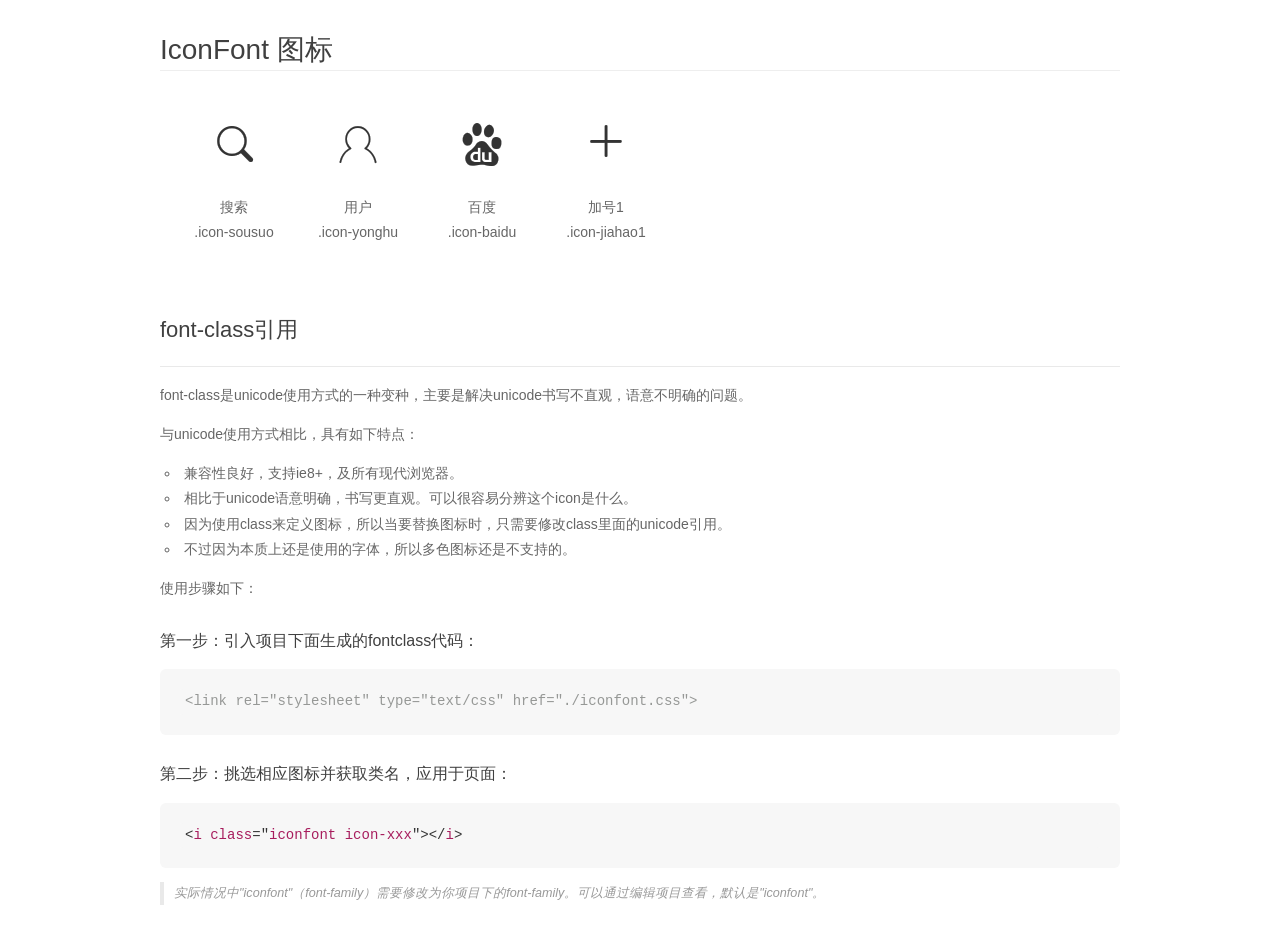
<file: public/css/icon-font/demo_fontclass.html>
<!DOCTYPE html>
<html>
<head>
    <meta charset="utf-8"/>
    <title>IconFont</title>
    <link rel="stylesheet" href="demo.css">
    <link rel="stylesheet" href="iconfont.css">
</head>
<body>
    <div class="main markdown">
        <h1>IconFont 图标</h1>
        <ul class="icon_lists clear">
            
                <li>
                <i class="icon iconfont icon-sousuo"></i>
                    <div class="name">搜索</div>
                    <div class="fontclass">.icon-sousuo</div>
                </li>
            
                <li>
                <i class="icon iconfont icon-yonghu"></i>
                    <div class="name">用户</div>
                    <div class="fontclass">.icon-yonghu</div>
                </li>
            
                <li>
                <i class="icon iconfont icon-baidu"></i>
                    <div class="name">百度</div>
                    <div class="fontclass">.icon-baidu</div>
                </li>
            
                <li>
                <i class="icon iconfont icon-jiahao1"></i>
                    <div class="name">加号1</div>
                    <div class="fontclass">.icon-jiahao1</div>
                </li>
            
        </ul>

        <h2 id="font-class-">font-class引用</h2>
        <hr>

        <p>font-class是unicode使用方式的一种变种，主要是解决unicode书写不直观，语意不明确的问题。</p>
        <p>与unicode使用方式相比，具有如下特点：</p>
        <ul>
        <li>兼容性良好，支持ie8+，及所有现代浏览器。</li>
        <li>相比于unicode语意明确，书写更直观。可以很容易分辨这个icon是什么。</li>
        <li>因为使用class来定义图标，所以当要替换图标时，只需要修改class里面的unicode引用。</li>
        <li>不过因为本质上还是使用的字体，所以多色图标还是不支持的。</li>
        </ul>
        <p>使用步骤如下：</p>
        <h3 id="-fontclass-">第一步：引入项目下面生成的fontclass代码：</h3>


        <pre><code class="lang-js hljs javascript"><span class="hljs-comment">&lt;link rel="stylesheet" type="text/css" href="./iconfont.css"&gt;</span></code></pre>
        <h3 id="-">第二步：挑选相应图标并获取类名，应用于页面：</h3>
        <pre><code class="lang-css hljs">&lt;<span class="hljs-selector-tag">i</span> <span class="hljs-selector-tag">class</span>="<span class="hljs-selector-tag">iconfont</span> <span class="hljs-selector-tag">icon-xxx</span>"&gt;&lt;/<span class="hljs-selector-tag">i</span>&gt;</code></pre>
        <blockquote>
        <p>实际情况中"iconfont"（font-family）需要修改为你项目下的font-family。可以通过编辑项目查看，默认是"iconfont"。</p>
        </blockquote>
    </div>
</body>
</html>
</file>
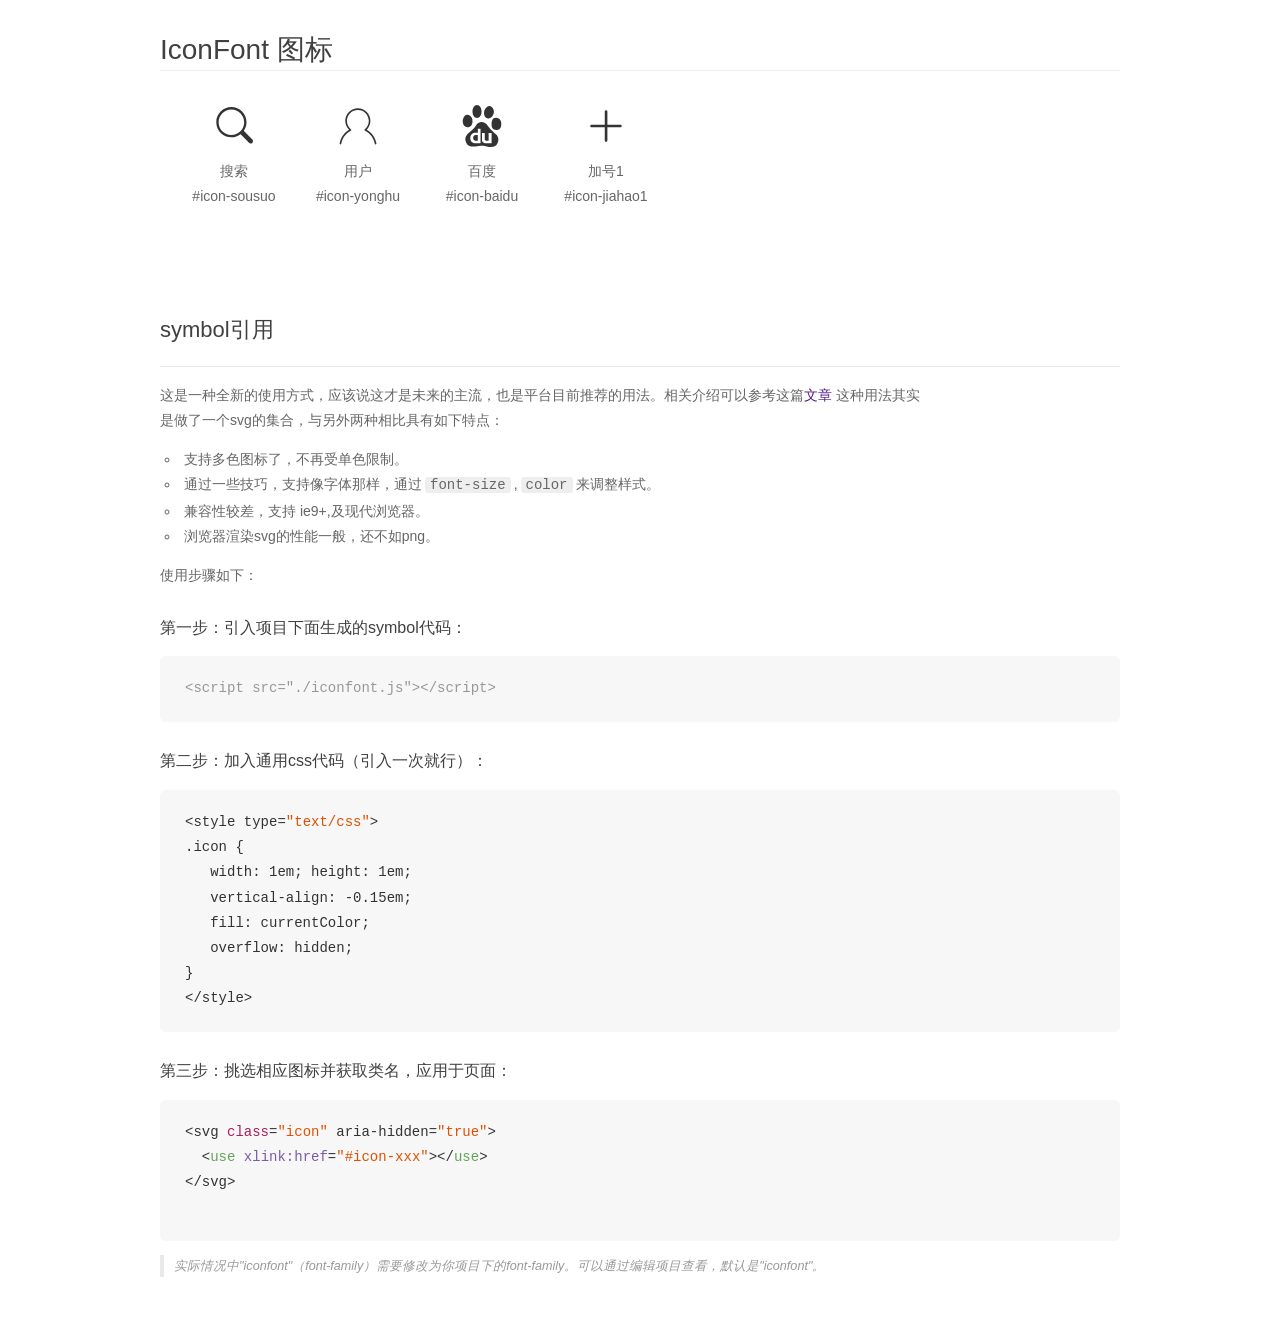
<file: public/css/icon-font/demo_symbol.html>
<!DOCTYPE html>
<html>
<head>
    <meta charset="utf-8"/>
    <title>IconFont</title>
    <link rel="stylesheet" href="demo.css">
    <script src="iconfont.js"></script>

    <style type="text/css">
        .icon {
          /* 通过设置 font-size 来改变图标大小 */
          width: 1em; height: 1em;
          /* 图标和文字相邻时，垂直对齐 */
          vertical-align: -0.15em;
          /* 通过设置 color 来改变 SVG 的颜色/fill */
          fill: currentColor;
          /* path 和 stroke 溢出 viewBox 部分在 IE 下会显示
             normalize.css 中也包含这行 */
          overflow: hidden;
        }

    </style>
</head>
<body>
    <div class="main markdown">
        <h1>IconFont 图标</h1>
        <ul class="icon_lists clear">
            
                <li>
                    <svg class="icon" aria-hidden="true">
                        <use xlink:href="#icon-sousuo"></use>
                    </svg>
                    <div class="name">搜索</div>
                    <div class="fontclass">#icon-sousuo</div>
                </li>
            
                <li>
                    <svg class="icon" aria-hidden="true">
                        <use xlink:href="#icon-yonghu"></use>
                    </svg>
                    <div class="name">用户</div>
                    <div class="fontclass">#icon-yonghu</div>
                </li>
            
                <li>
                    <svg class="icon" aria-hidden="true">
                        <use xlink:href="#icon-baidu"></use>
                    </svg>
                    <div class="name">百度</div>
                    <div class="fontclass">#icon-baidu</div>
                </li>
            
                <li>
                    <svg class="icon" aria-hidden="true">
                        <use xlink:href="#icon-jiahao1"></use>
                    </svg>
                    <div class="name">加号1</div>
                    <div class="fontclass">#icon-jiahao1</div>
                </li>
            
        </ul>


        <h2 id="symbol-">symbol引用</h2>
        <hr>

        <p>这是一种全新的使用方式，应该说这才是未来的主流，也是平台目前推荐的用法。相关介绍可以参考这篇<a href="">文章</a>
        这种用法其实是做了一个svg的集合，与另外两种相比具有如下特点：</p>
        <ul>
          <li>支持多色图标了，不再受单色限制。</li>
          <li>通过一些技巧，支持像字体那样，通过<code>font-size</code>,<code>color</code>来调整样式。</li>
          <li>兼容性较差，支持 ie9+,及现代浏览器。</li>
          <li>浏览器渲染svg的性能一般，还不如png。</li>
        </ul>
        <p>使用步骤如下：</p>
        <h3 id="-symbol-">第一步：引入项目下面生成的symbol代码：</h3>
        <pre><code class="lang-js hljs javascript"><span class="hljs-comment">&lt;script src="./iconfont.js"&gt;&lt;/script&gt;</span></code></pre>
        <h3 id="-css-">第二步：加入通用css代码（引入一次就行）：</h3>
        <pre><code class="lang-js hljs javascript">&lt;style type=<span class="hljs-string">"text/css"</span>&gt;
.icon {
   width: <span class="hljs-number">1</span>em; height: <span class="hljs-number">1</span>em;
   vertical-align: <span class="hljs-number">-0.15</span>em;
   fill: currentColor;
   overflow: hidden;
}
&lt;<span class="hljs-regexp">/style&gt;</span></code></pre>
        <h3 id="-">第三步：挑选相应图标并获取类名，应用于页面：</h3>
        <pre><code class="lang-js hljs javascript">&lt;svg <span class="hljs-class"><span class="hljs-keyword">class</span></span>=<span class="hljs-string">"icon"</span> aria-hidden=<span class="hljs-string">"true"</span>&gt;<span class="xml"><span class="hljs-tag">
  &lt;<span class="hljs-name">use</span> <span class="hljs-attr">xlink:href</span>=<span class="hljs-string">"#icon-xxx"</span>&gt;</span><span class="hljs-tag">&lt;/<span class="hljs-name">use</span>&gt;</span>
</span>&lt;<span class="hljs-regexp">/svg&gt;
        </span></code></pre>
        <blockquote>
        <p>实际情况中"iconfont"（font-family）需要修改为你项目下的font-family。可以通过编辑项目查看，默认是"iconfont"。</p>
        </blockquote>
    </div>
</body>
</html>
</file>
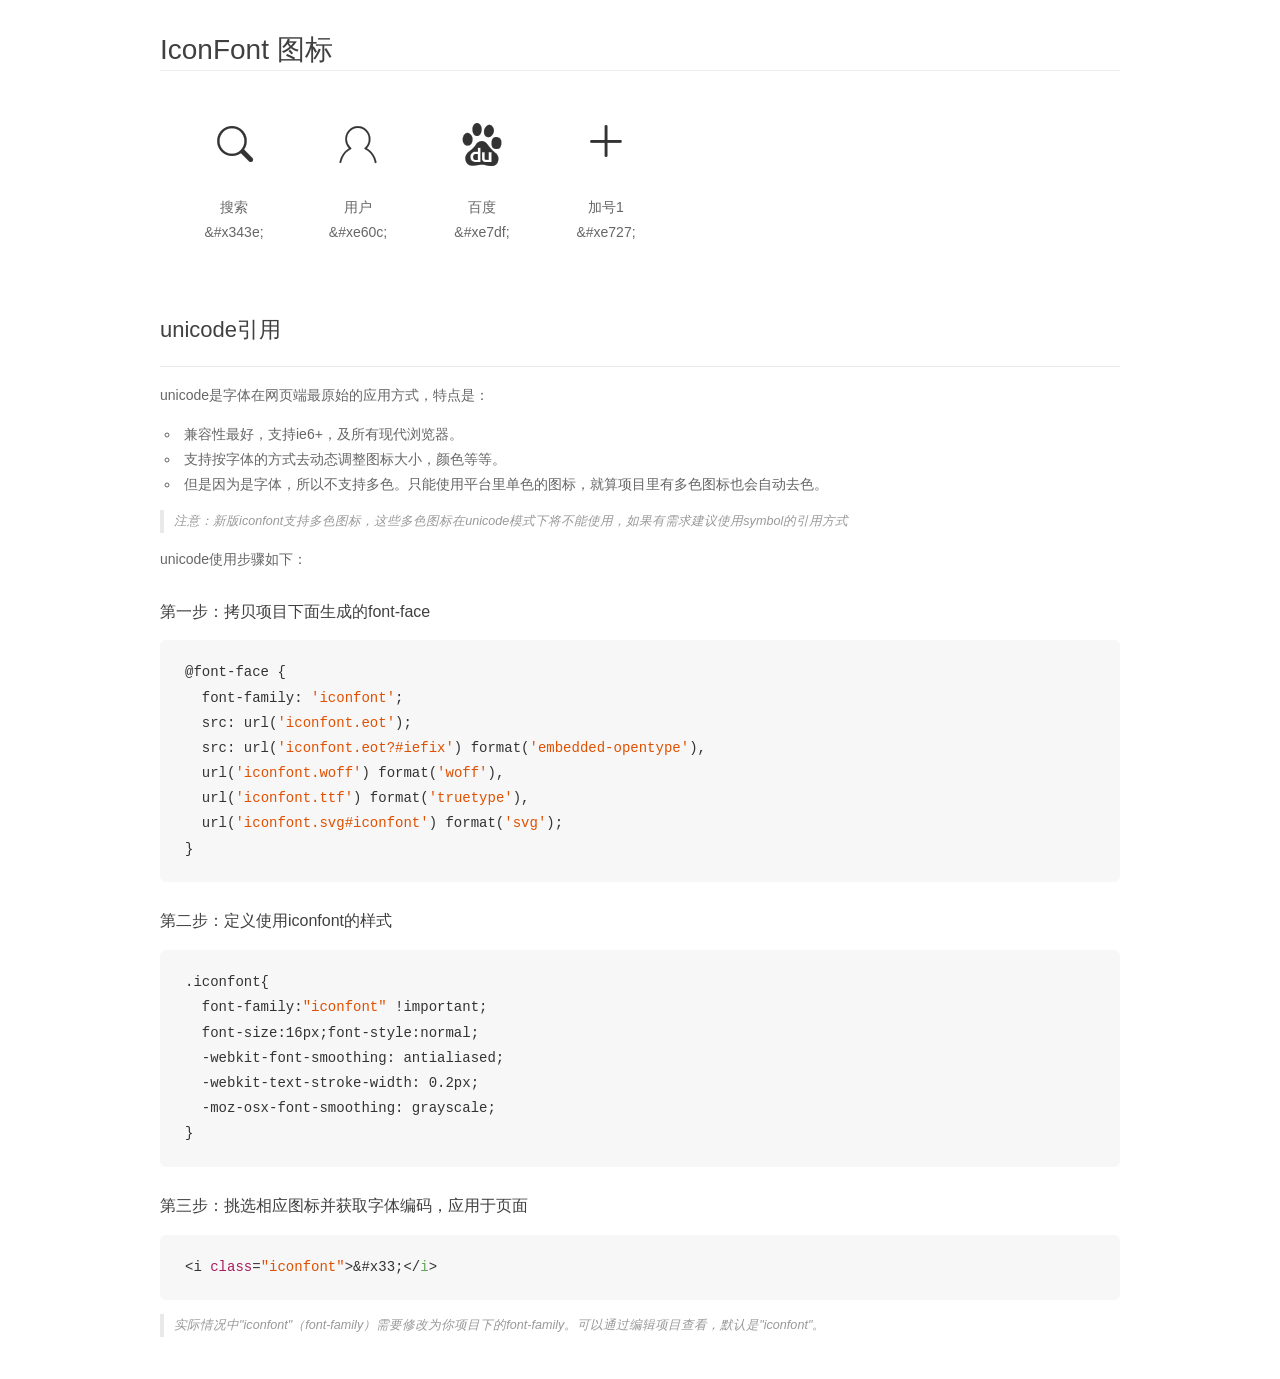
<file: public/css/icon-font/demo_unicode.html>
<!DOCTYPE html>
<html>
<head>
    <meta charset="utf-8"/>
    <title>IconFont</title>
    <link rel="stylesheet" href="demo.css">

    <style type="text/css">

        @font-face {font-family: "iconfont";
          src: url('iconfont.eot'); /* IE9*/
          src: url('iconfont.eot#iefix') format('embedded-opentype'), /* IE6-IE8 */
          url('iconfont.woff') format('woff'), /* chrome, firefox */
          url('iconfont.ttf') format('truetype'), /* chrome, firefox, opera, Safari, Android, iOS 4.2+*/
          url('iconfont.svg#iconfont') format('svg'); /* iOS 4.1- */
        }

        .iconfont {
          font-family:"iconfont" !important;
          font-size:16px;
          font-style:normal;
          -webkit-font-smoothing: antialiased;
          -webkit-text-stroke-width: 0.2px;
          -moz-osx-font-smoothing: grayscale;
        }

    </style>
</head>
<body>
    <div class="main markdown">
        <h1>IconFont 图标</h1>
        <ul class="icon_lists clear">
            
                <li>
                <i class="icon iconfont">&#x343e;</i>
                    <div class="name">搜索</div>
                    <div class="code">&amp;#x343e;</div>
                </li>
            
                <li>
                <i class="icon iconfont">&#xe60c;</i>
                    <div class="name">用户</div>
                    <div class="code">&amp;#xe60c;</div>
                </li>
            
                <li>
                <i class="icon iconfont">&#xe7df;</i>
                    <div class="name">百度</div>
                    <div class="code">&amp;#xe7df;</div>
                </li>
            
                <li>
                <i class="icon iconfont">&#xe727;</i>
                    <div class="name">加号1</div>
                    <div class="code">&amp;#xe727;</div>
                </li>
            
        </ul>
        <h2 id="unicode-">unicode引用</h2>
        <hr>

        <p>unicode是字体在网页端最原始的应用方式，特点是：</p>
        <ul>
        <li>兼容性最好，支持ie6+，及所有现代浏览器。</li>
        <li>支持按字体的方式去动态调整图标大小，颜色等等。</li>
        <li>但是因为是字体，所以不支持多色。只能使用平台里单色的图标，就算项目里有多色图标也会自动去色。</li>
        </ul>
        <blockquote>
        <p>注意：新版iconfont支持多色图标，这些多色图标在unicode模式下将不能使用，如果有需求建议使用symbol的引用方式</p>
        </blockquote>
        <p>unicode使用步骤如下：</p>
        <h3 id="-font-face">第一步：拷贝项目下面生成的font-face</h3>
        <pre><code class="lang-js hljs javascript">@font-face {
  font-family: <span class="hljs-string">'iconfont'</span>;
  src: url(<span class="hljs-string">'iconfont.eot'</span>);
  src: url(<span class="hljs-string">'iconfont.eot?#iefix'</span>) format(<span class="hljs-string">'embedded-opentype'</span>),
  url(<span class="hljs-string">'iconfont.woff'</span>) format(<span class="hljs-string">'woff'</span>),
  url(<span class="hljs-string">'iconfont.ttf'</span>) format(<span class="hljs-string">'truetype'</span>),
  url(<span class="hljs-string">'iconfont.svg#iconfont'</span>) format(<span class="hljs-string">'svg'</span>);
}
</code></pre>
        <h3 id="-iconfont-">第二步：定义使用iconfont的样式</h3>
        <pre><code class="lang-js hljs javascript">.iconfont{
  font-family:<span class="hljs-string">"iconfont"</span> !important;
  font-size:<span class="hljs-number">16</span>px;font-style:normal;
  -webkit-font-smoothing: antialiased;
  -webkit-text-stroke-width: <span class="hljs-number">0.2</span>px;
  -moz-osx-font-smoothing: grayscale;
}
</code></pre>
        <h3 id="-">第三步：挑选相应图标并获取字体编码，应用于页面</h3>
        <pre><code class="lang-js hljs javascript">&lt;i <span class="hljs-class"><span class="hljs-keyword">class</span></span>=<span class="hljs-string">"iconfont"</span>&gt;&amp;#x33;<span class="xml"><span class="hljs-tag">&lt;/<span class="hljs-name">i</span>&gt;</span></span></code></pre>

        <blockquote>
        <p>实际情况中"iconfont"（font-family）需要修改为你项目下的font-family。可以通过编辑项目查看，默认是"iconfont"。</p>
        </blockquote>
    </div>


</body>
</html>
</file>
<file: public/css/icon-font/demo.css>
*{margin: 0;padding: 0;list-style: none;}
/*
KISSY CSS Reset
理念：1. reset 的目的不是清除浏览器的默认样式，这仅是部分工作。清除和重置是紧密不可分的。
2. reset 的目的不是让默认样式在所有浏览器下一致，而是减少默认样式有可能带来的问题。
3. reset 期望提供一套普适通用的基础样式。但没有银弹，推荐根据具体需求，裁剪和修改后再使用。
特色：1. 适应中文；2. 基于最新主流浏览器。
维护：玉伯<lifesinger@gmail.com>, 正淳<ragecarrier@gmail.com>
 */

/** 清除内外边距 **/
body, h1, h2, h3, h4, h5, h6, hr, p, blockquote, /* structural elements 结构元素 */
dl, dt, dd, ul, ol, li, /* list elements 列表元素 */
pre, /* text formatting elements 文本格式元素 */
form, fieldset, legend, button, input, textarea, /* form elements 表单元素 */
th, td /* table elements 表格元素 */ {
  margin: 0;
  padding: 0;
}

/** 设置默认字体 **/
body,
button, input, select, textarea /* for ie */ {
  font: 12px/1.5 tahoma, arial, \5b8b\4f53, sans-serif;
}
h1, h2, h3, h4, h5, h6 { font-size: 100%; }
address, cite, dfn, em, var { font-style: normal; } /* 将斜体扶正 */
code, kbd, pre, samp { font-family: courier new, courier, monospace; } /* 统一等宽字体 */
small { font-size: 12px; } /* 小于 12px 的中文很难阅读，让 small 正常化 */

/** 重置列表元素 **/
ul, ol { list-style: none; }

/** 重置文本格式元素 **/
a { text-decoration: none; }
a:hover { text-decoration: underline; }


/** 重置表单元素 **/
legend { color: #000; } /* for ie6 */
fieldset, img { border: 0; } /* img 搭车：让链接里的 img 无边框 */
button, input, select, textarea { font-size: 100%; } /* 使得表单元素在 ie 下能继承字体大小 */
/* 注：optgroup 无法扶正 */

/** 重置表格元素 **/
table { border-collapse: collapse; border-spacing: 0; }

/* 清除浮动 */
.ks-clear:after, .clear:after {
  content: '\20';
  display: block;
  height: 0;
  clear: both;
}
.ks-clear, .clear {
  *zoom: 1;
}

.main {
  padding: 30px 100px;
width: 960px;
margin: 0 auto;
}
.main h1{font-size:36px; color:#333; text-align:left;margin-bottom:30px; border-bottom: 1px solid #eee;}

.helps{margin-top:40px;}
.helps pre{
  padding:20px;
  margin:10px 0;
  border:solid 1px #e7e1cd;
  background-color: #fffdef;
  overflow: auto;
}

.icon_lists{
  width: 100% !important;

}

.icon_lists li{
  float:left;
  width: 100px;
  height:180px;
  text-align: center;
  list-style: none !important;
}
.icon_lists .icon{
  font-size: 42px;
  line-height: 100px;
  margin: 10px 0;
  color:#333;
  -webkit-transition: font-size 0.25s ease-out 0s;
  -moz-transition: font-size 0.25s ease-out 0s;
  transition: font-size 0.25s ease-out 0s;

}
.icon_lists .icon:hover{
  font-size: 100px;
}



.markdown {
  color: #666;
  font-size: 14px;
  line-height: 1.8;
}

.highlight {
  line-height: 1.5;
}

.markdown img {
  vertical-align: middle;
  max-width: 100%;
}

.markdown h1 {
  color: #404040;
  font-weight: 500;
  line-height: 40px;
  margin-bottom: 24px;
}

.markdown h2,
.markdown h3,
.markdown h4,
.markdown h5,
.markdown h6 {
  color: #404040;
  margin: 1.6em 0 0.6em 0;
  font-weight: 500;
  clear: both;
}

.markdown h1 {
  font-size: 28px;
}

.markdown h2 {
  font-size: 22px;
}

.markdown h3 {
  font-size: 16px;
}

.markdown h4 {
  font-size: 14px;
}

.markdown h5 {
  font-size: 12px;
}

.markdown h6 {
  font-size: 12px;
}

.markdown hr {
  height: 1px;
  border: 0;
  background: #e9e9e9;
  margin: 16px 0;
  clear: both;
}

.markdown p,
.markdown pre {
  margin: 1em 0;
}

.markdown > p,
.markdown > blockquote,
.markdown > .highlight,
.markdown > ol,
.markdown > ul {
  width: 80%;
}

.markdown ul > li {
  list-style: circle;
}

.markdown > ul li,
.markdown blockquote ul > li {
  margin-left: 20px;
  padding-left: 4px;
}

.markdown > ul li p,
.markdown > ol li p {
  margin: 0.6em 0;
}

.markdown ol > li {
  list-style: decimal;
}

.markdown > ol li,
.markdown blockquote ol > li {
  margin-left: 20px;
  padding-left: 4px;
}

.markdown code {
  margin: 0 3px;
  padding: 0 5px;
  background: #eee;
  border-radius: 3px;
}

.markdown pre {
  border-radius: 6px;
  background: #f7f7f7;
  padding: 20px;
}

.markdown pre code {
  border: none;
  background: #f7f7f7;
  margin: 0;
}

.markdown strong,
.markdown b {
  font-weight: 600;
}

.markdown > table {
  border-collapse: collapse;
  border-spacing: 0px;
  empty-cells: show;
  border: 1px solid #e9e9e9;
  width: 95%;
  margin-bottom: 24px;
}

.markdown > table th {
  white-space: nowrap;
  color: #333;
  font-weight: 600;

}

.markdown > table th,
.markdown > table td {
  border: 1px solid #e9e9e9;
  padding: 8px 16px;
  text-align: left;
}

.markdown > table th {
  background: #F7F7F7;
}

.markdown blockquote {
  font-size: 90%;
  color: #999;
  border-left: 4px solid #e9e9e9;
  padding-left: 0.8em;
  margin: 1em 0;
  font-style: italic;
}

.markdown blockquote p {
  margin: 0;
}

.markdown .anchor {
  opacity: 0;
  transition: opacity 0.3s ease;
  margin-left: 8px;
}

.markdown .waiting {
  color: #ccc;
}

.markdown h1:hover .anchor,
.markdown h2:hover .anchor,
.markdown h3:hover .anchor,
.markdown h4:hover .anchor,
.markdown h5:hover .anchor,
.markdown h6:hover .anchor {
  opacity: 1;
  display: inline-block;
}

.markdown > br,
.markdown > p > br {
  clear: both;
}


.hljs {
  display: block;
  background: white;
  padding: 0.5em;
  color: #333333;
  overflow-x: auto;
}

.hljs-comment,
.hljs-meta {
  color: #969896;
}

.hljs-string,
.hljs-variable,
.hljs-template-variable,
.hljs-strong,
.hljs-emphasis,
.hljs-quote {
  color: #df5000;
}

.hljs-keyword,
.hljs-selector-tag,
.hljs-type {
  color: #a71d5d;
}

.hljs-literal,
.hljs-symbol,
.hljs-bullet,
.hljs-attribute {
  color: #0086b3;
}

.hljs-section,
.hljs-name {
  color: #63a35c;
}

.hljs-tag {
  color: #333333;
}

.hljs-title,
.hljs-attr,
.hljs-selector-id,
.hljs-selector-class,
.hljs-selector-attr,
.hljs-selector-pseudo {
  color: #795da3;
}

.hljs-addition {
  color: #55a532;
  background-color: #eaffea;
}

.hljs-deletion {
  color: #bd2c00;
  background-color: #ffecec;
}

.hljs-link {
  text-decoration: underline;
}

pre{
  background: #fff;
}
</file>
<file: public/css/icon-font/iconfont.css>
@font-face {font-family: "iconfont";
  src: url('iconfont.eot?t=1478775584856'); /* IE9*/
  src: url('iconfont.eot?t=1478775584856#iefix') format('embedded-opentype'), /* IE6-IE8 */
  url('iconfont.woff?t=1478775584856') format('woff'), /* chrome, firefox */
  url('iconfont.ttf?t=1478775584856') format('truetype'), /* chrome, firefox, opera, Safari, Android, iOS 4.2+*/
  url('iconfont.svg?t=1478775584856#iconfont') format('svg'); /* iOS 4.1- */
}

.iconfont {
  font-family:"iconfont" !important;
  font-size:16px;
  font-style:normal;
  -webkit-font-smoothing: antialiased;
  -webkit-text-stroke-width: 0.2px;
  -moz-osx-font-smoothing: grayscale;
}

.icon-sousuo:before { content: "\343e"; }

.icon-yonghu:before { content: "\e60c"; }

.icon-baidu:before { content: "\e7df"; }

.icon-jiahao1:before { content: "\e727"; }
</file>
